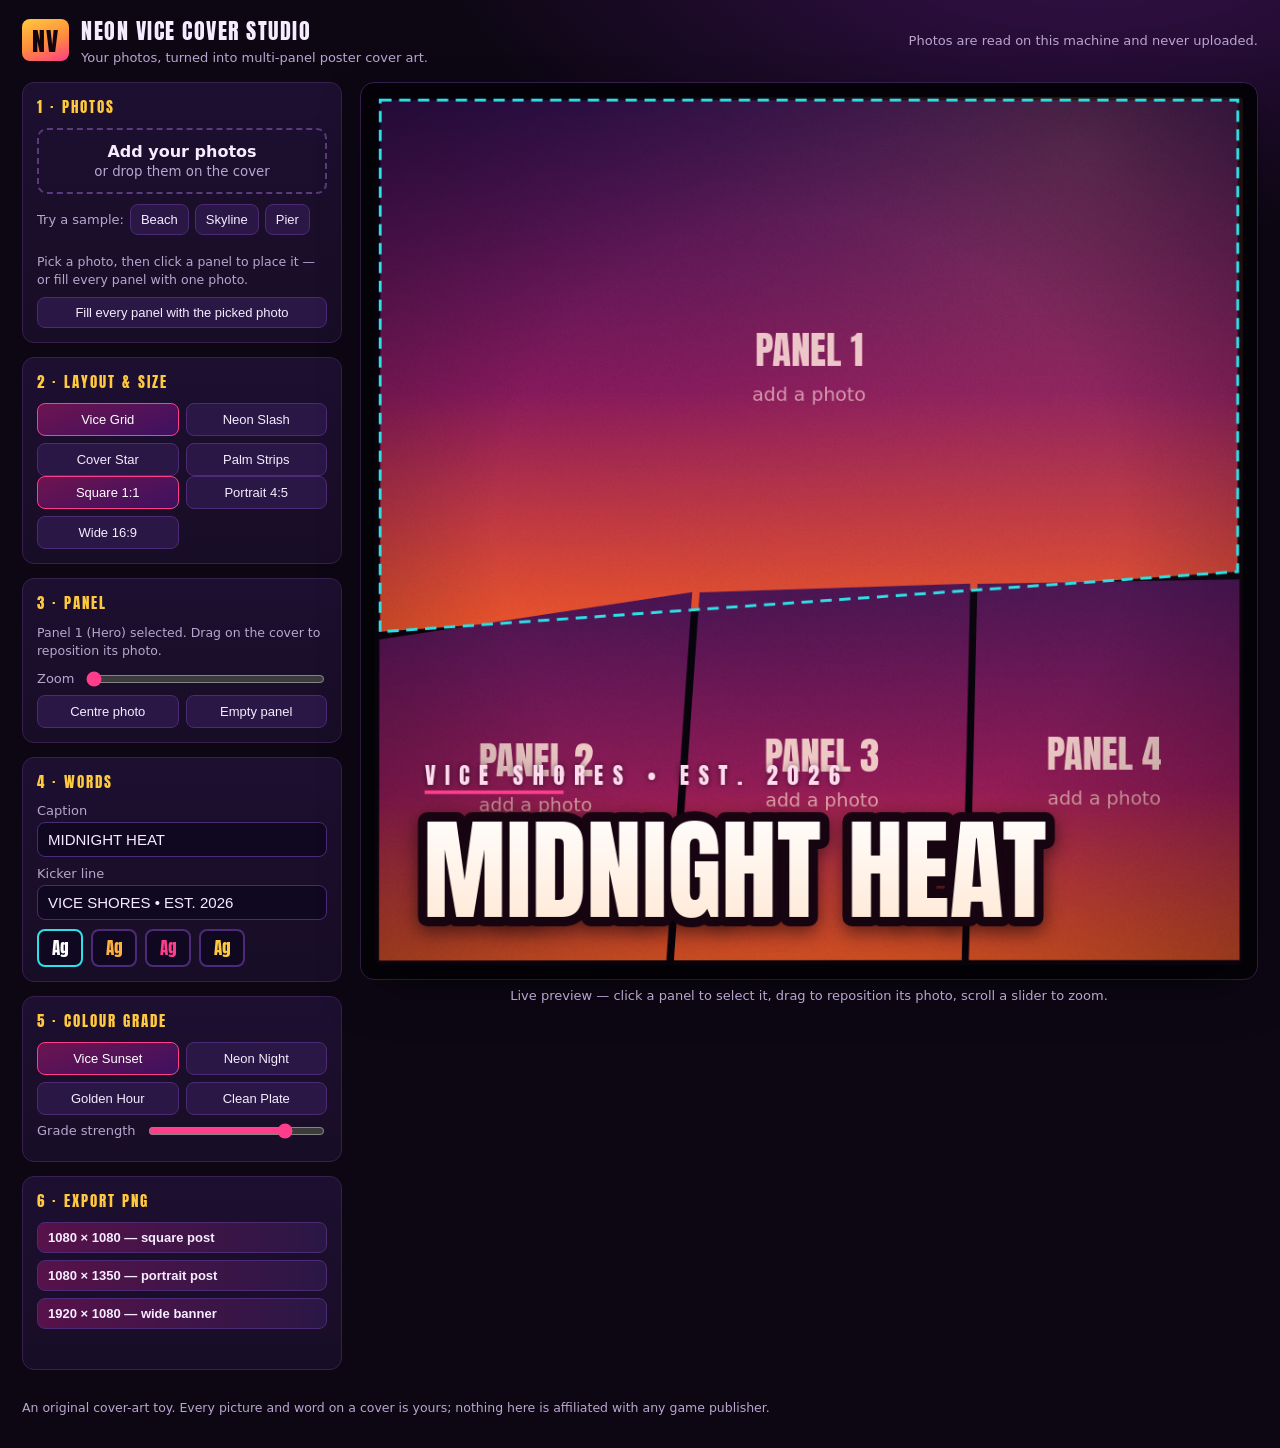
<file: app/index.html>
<!doctype html>
<html lang="en">
<head>
<meta charset="utf-8">
<meta name="viewport" content="width=device-width, initial-scale=1">
<title>Neon Vice Cover Studio — poster cover art from your photos</title>
<link rel="stylesheet" href="./style.css">
</head>
<body>
<header class="topbar">
  <div class="brand">
    <span class="brand-mark" aria-hidden="true">NV</span>
    <span class="brand-words">
      <strong>Neon Vice Cover Studio</strong>
      <small>Your photos, turned into multi-panel poster cover art.</small>
    </span>
  </div>
  <p class="topbar-note">Photos are read on this machine and never uploaded.</p>
</header>

<main class="workspace">
  <aside class="rail" aria-label="Cover controls">
    <section class="control-group">
      <h2>1 · Photos</h2>
      <label class="drop">
        <input id="photo-input" type="file" accept="image/*" multiple>
        <span>Add your photos</span>
        <small>or drop them on the cover</small>
      </label>
      <div class="sample-row">
        <span>Try a sample:</span>
        <button type="button" class="chip" data-sample="beach">Beach</button>
        <button type="button" class="chip" data-sample="skyline">Skyline</button>
        <button type="button" class="chip" data-sample="pier">Pier</button>
      </div>
      <div id="photo-strip" class="photo-strip" aria-label="Loaded photos"></div>
      <p class="hint">Pick a photo, then click a panel to place it — or fill every panel with one photo.</p>
      <button type="button" id="fill-all" class="wide-button">Fill every panel with the picked photo</button>
    </section>

    <section class="control-group">
      <h2>2 · Layout &amp; size</h2>
      <div class="button-grid" id="template-buttons" role="group" aria-label="Panel layout">
        <button type="button" data-template="vice-grid">Vice Grid</button>
        <button type="button" data-template="slash">Neon Slash</button>
        <button type="button" data-template="star">Cover Star</button>
        <button type="button" data-template="strips">Palm Strips</button>
      </div>
      <div class="button-grid" id="aspect-buttons" role="group" aria-label="Post size">
        <button type="button" data-aspect="square">Square 1:1</button>
        <button type="button" data-aspect="portrait">Portrait 4:5</button>
        <button type="button" data-aspect="wide">Wide 16:9</button>
      </div>
    </section>

    <section class="control-group">
      <h2>3 · Panel</h2>
      <p class="hint" id="panel-label">Panel 1 selected. Drag on the cover to reposition its photo.</p>
      <label class="slider-row">Zoom
        <input id="panel-zoom" type="range" min="1" max="3" step="0.01" value="1">
      </label>
      <div class="button-grid">
        <button type="button" id="panel-centre">Centre photo</button>
        <button type="button" id="panel-clear">Empty panel</button>
      </div>
    </section>

    <section class="control-group">
      <h2>4 · Words</h2>
      <label class="field">Caption
        <input id="caption-input" type="text" maxlength="42" value="MIDNIGHT HEAT">
      </label>
      <label class="field">Kicker line
        <input id="kicker-input" type="text" maxlength="48" value="VICE SHORES • EST. 2026">
      </label>
      <div class="swatch-row" id="letter-buttons" role="group" aria-label="Lettering style">
        <button type="button" data-letter="porcelain" class="swatch swatch-porcelain">Ag</button>
        <button type="button" data-letter="sunset" class="swatch swatch-sunset">Ag</button>
        <button type="button" data-letter="neon" class="swatch swatch-neon">Ag</button>
        <button type="button" data-letter="gold" class="swatch swatch-gold">Ag</button>
      </div>
    </section>

    <section class="control-group">
      <h2>5 · Colour grade</h2>
      <div class="button-grid" id="grade-buttons" role="group" aria-label="Colour grade">
        <button type="button" data-grade="sunset">Vice Sunset</button>
        <button type="button" data-grade="neon">Neon Night</button>
        <button type="button" data-grade="golden">Golden Hour</button>
        <button type="button" data-grade="clean">Clean Plate</button>
      </div>
      <label class="slider-row">Grade strength
        <input id="grade-strength" type="range" min="0" max="100" step="1" value="80">
      </label>
    </section>

    <section class="control-group">
      <h2>6 · Export PNG</h2>
      <div class="export-stack">
        <button type="button" class="export-button" data-export="square">1080 × 1080 — square post</button>
        <button type="button" class="export-button" data-export="portrait">1080 × 1350 — portrait post</button>
        <button type="button" class="export-button" data-export="wide">1920 × 1080 — wide banner</button>
      </div>
      <p id="status" class="status" role="status"></p>
    </section>
  </aside>

  <section class="stage-wrap">
    <div class="stage" id="stage">
      <canvas id="cover-canvas" width="1080" height="1080" aria-label="Live cover preview"></canvas>
    </div>
    <p class="stage-note">Live preview — click a panel to select it, drag to reposition its photo, scroll a slider to zoom.</p>
  </section>
</main>

<footer class="foot">
  <p>An original cover-art toy. Every picture and word on a cover is yours; nothing here is affiliated with any game publisher.</p>
</footer>

<script type="module" src="./src/main.js"></script>
</body>
</html>
</file>
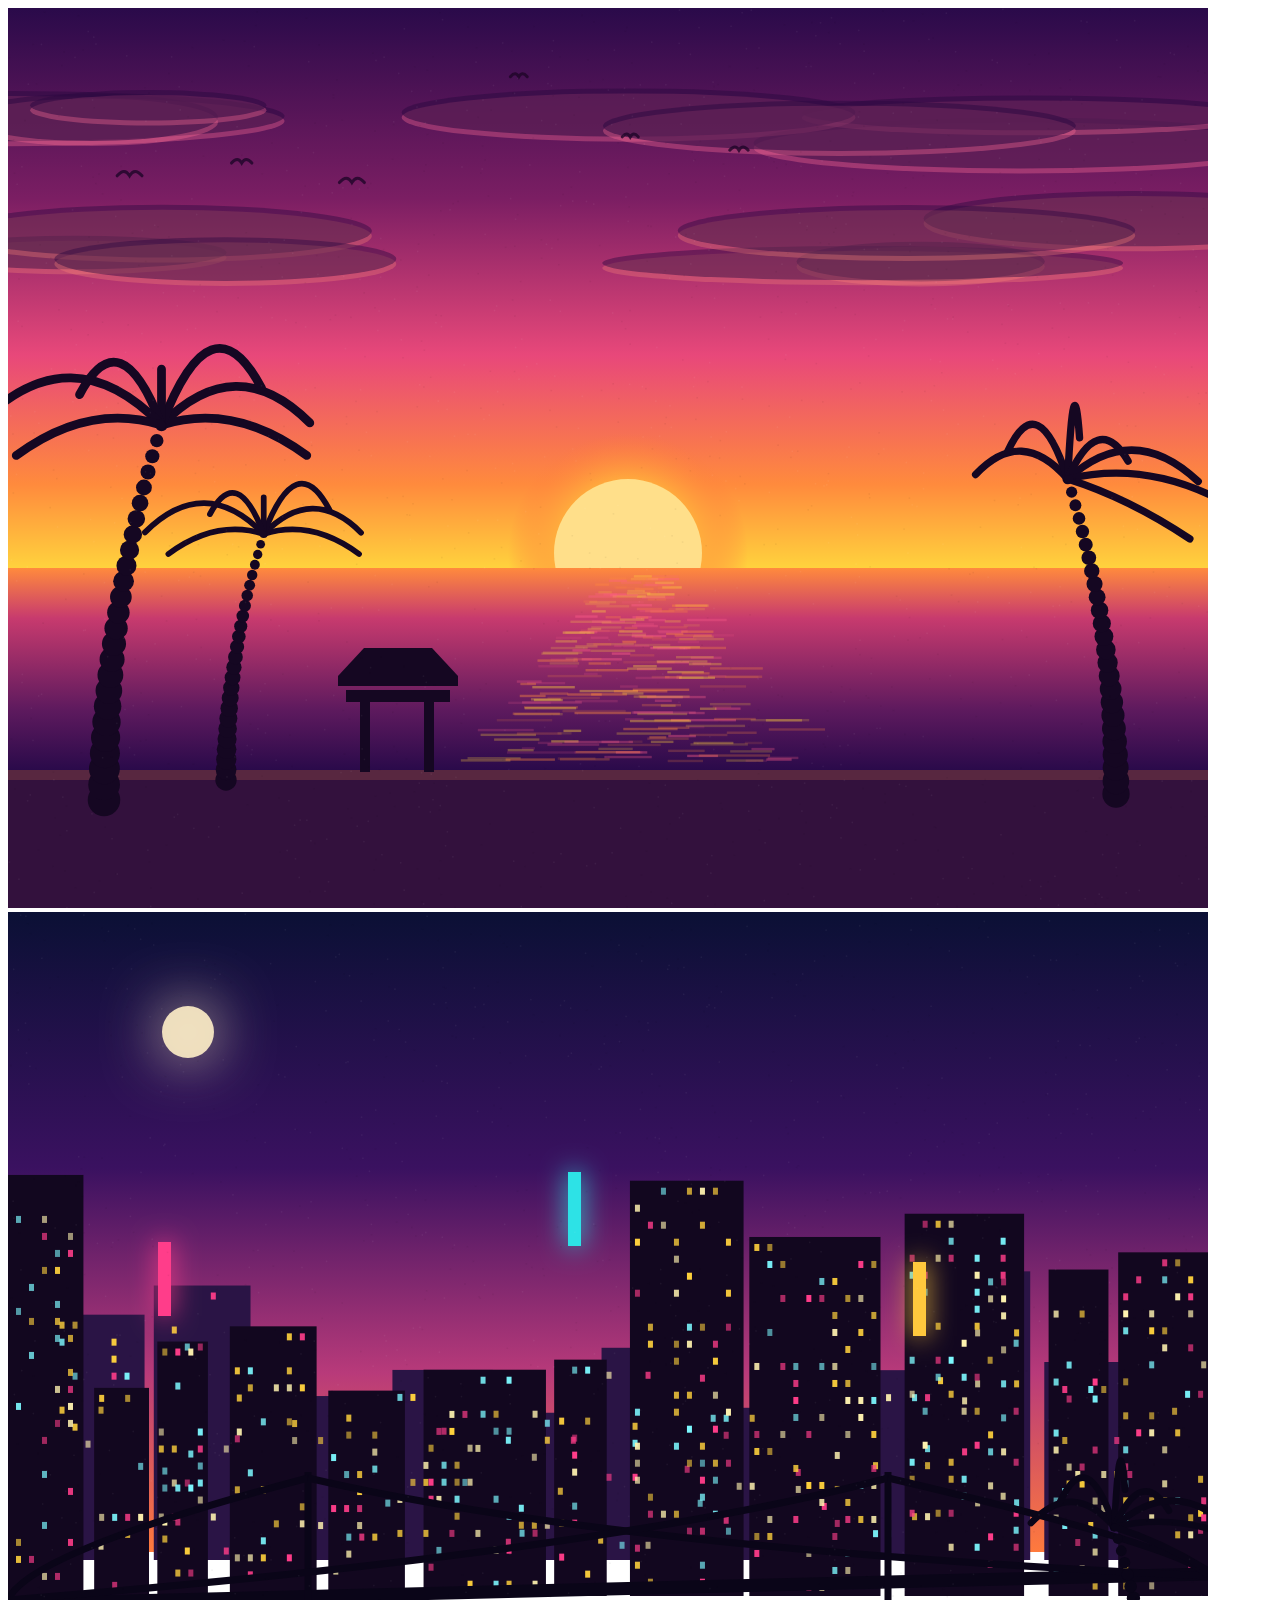
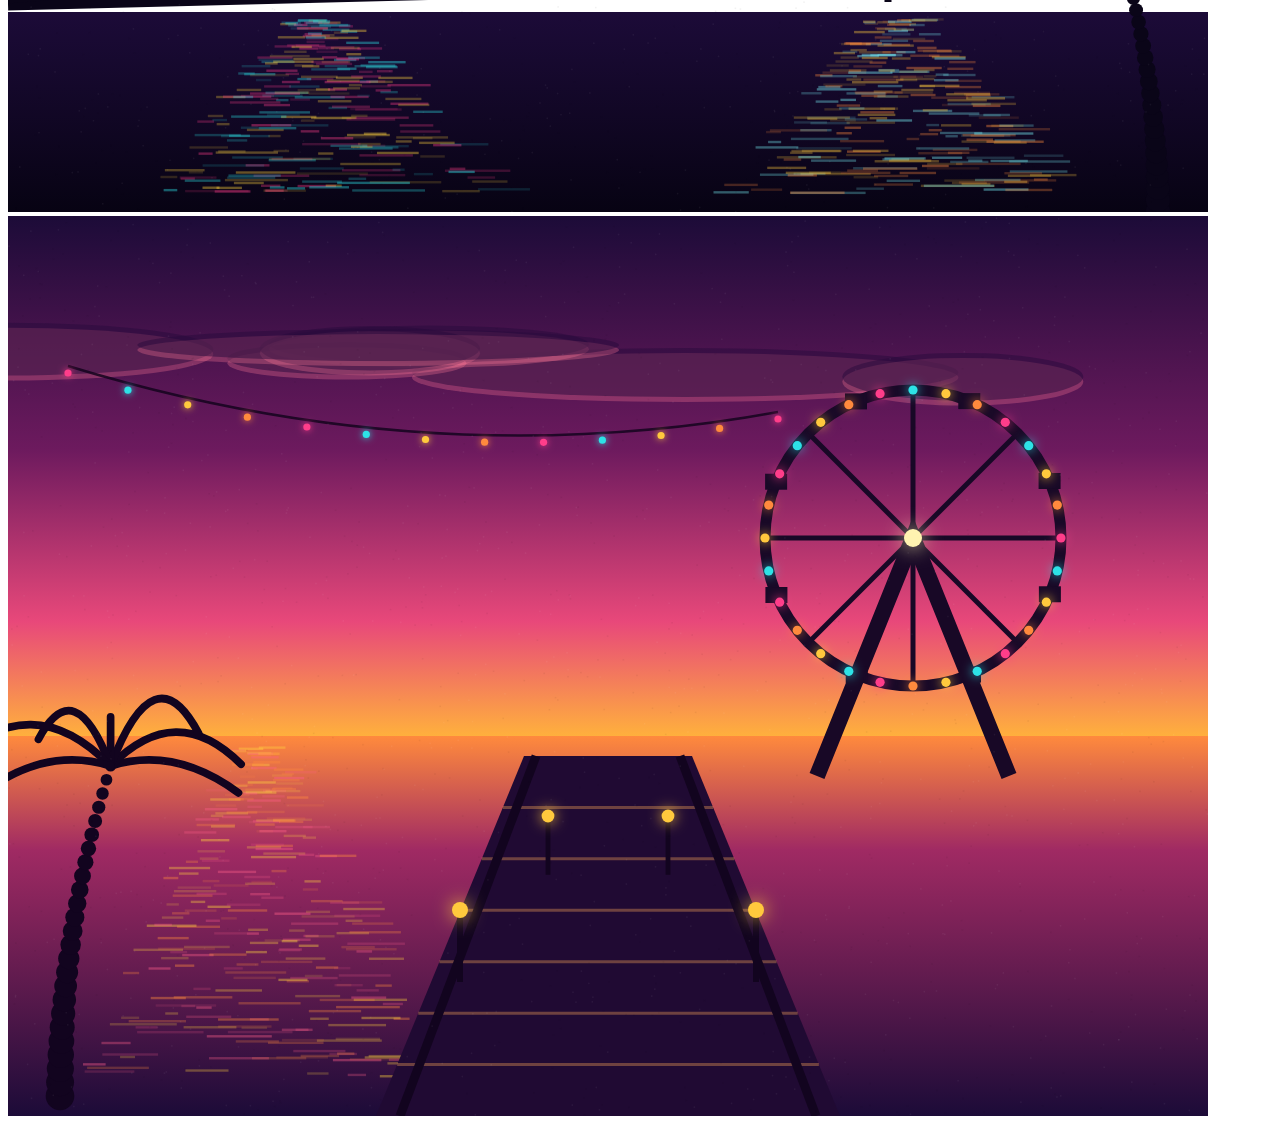
<file: tools/gen-samples.html>
<!doctype html>
<html lang="en">
<head>
<meta charset="utf-8">
<title>Sample scene generator — Neon Vice</title>
</head>
<body>
<canvas id="beach" width="1200" height="900"></canvas>
<canvas id="skyline" width="1200" height="900"></canvas>
<canvas id="pier" width="1200" height="900"></canvas>
<script>
'use strict';
// Procedural sample "photos" for the cover studio: three Vice-style scenes
// drawn with canvas paths — a sunset beach with palms, a neon skyline over
// water, and a boardwalk pier with a lit wheel. No photographs, no artwork
// but this code's own. Results land on window.__samples as JPEG data URLs.

function sky(ctx, w, y0, y1, stops) {
  const g = ctx.createLinearGradient(0, y0, 0, y1);
  for (const [at, colour] of stops) g.addColorStop(at, colour);
  ctx.fillStyle = g;
  ctx.fillRect(0, y0, w, y1 - y0);
}

function glowDot(ctx, x, y, r, colour) {
  ctx.save();
  ctx.shadowColor = colour;
  ctx.shadowBlur = r * 2.2;
  ctx.fillStyle = colour;
  ctx.beginPath();
  ctx.arc(x, y, r, 0, Math.PI * 2);
  ctx.fill();
  ctx.restore();
}

function cloudBank(ctx, rng, y, colour, rim) {
  for (let i = 0; i < 7; i++) {
    const cx = rng() * 1200, cy = y + rng() * 46, rx = 90 + rng() * 190, ry = 13 + rng() * 15;
    ctx.fillStyle = rim;
    ctx.beginPath(); ctx.ellipse(cx, cy + 5, rx, ry, 0, 0, Math.PI * 2); ctx.fill();
    ctx.fillStyle = colour;
    ctx.beginPath(); ctx.ellipse(cx, cy, rx, ry, 0, 0, Math.PI * 2); ctx.fill();
  }
}

function palm(ctx, x, baseY, s, dir, colour) {
  ctx.strokeStyle = colour;
  ctx.fillStyle = colour;
  ctx.lineCap = 'round';
  const lean = dir * 46 * s;
  const topX = x + lean, topY = baseY - 300 * s;
  for (let i = 0; i <= 24; i++) {
    const t = i / 24;
    const px = x + lean * t * t, py = baseY - 300 * s * t;
    ctx.beginPath(); ctx.arc(px, py, (13 - 8 * t) * s, 0, Math.PI * 2); ctx.fill();
  }
  ctx.lineWidth = 7 * s;
  for (let i = 0; i < 7; i++) {
    const a = Math.PI * (0.08 + i * 0.14) + (dir < 0 ? 0.5 : 0);
    const len = (120 + (i % 3) * 34) * s;
    const ex = topX + Math.cos(a) * len * dir, ey = topY - Math.sin(a) * len * 0.55 + len * 0.34;
    ctx.beginPath();
    ctx.moveTo(topX, topY);
    ctx.quadraticCurveTo(topX + Math.cos(a) * len * 0.5 * dir, topY - Math.sin(a) * len * 0.62, ex, ey);
    ctx.stroke();
  }
}

function birds(ctx, rng, colour) {
  ctx.strokeStyle = colour;
  ctx.lineWidth = 3;
  for (let i = 0; i < 6; i++) {
    const x = 120 + rng() * 960, y = 60 + rng() * 150, s = 7 + rng() * 7;
    ctx.beginPath();
    ctx.moveTo(x - s, y);
    ctx.quadraticCurveTo(x - s * 0.4, y - s * 0.7, x, y);
    ctx.quadraticCurveTo(x + s * 0.4, y - s * 0.7, x + s, y);
    ctx.stroke();
  }
}

function shimmer(ctx, rng, cx, y0, y1, colours) {
  for (let i = 0; i < 240; i++) {
    const t = rng();
    const y = y0 + t * (y1 - y0);
    const spread = 26 + t * 150;
    const x = cx + (rng() - 0.5) * 2 * spread;
    ctx.fillStyle = colours[i % colours.length];
    ctx.globalAlpha = 0.12 + rng() * 0.3;
    ctx.fillRect(x, y, 12 + rng() * 46 * (0.4 + t), 2.4);
  }
  ctx.globalAlpha = 1;
}

function grain(ctx, rng, w, h, n, alpha) {
  for (let i = 0; i < n; i++) {
    ctx.fillStyle = rng() > 0.5 ? 'rgba(255,255,255,' + alpha + ')' : 'rgba(0,0,0,' + alpha + ')';
    ctx.fillRect(rng() * w, rng() * h, 1.6, 1.6);
  }
}

function seeded(seed) {
  let s = seed;
  return () => { s = (s * 16807) % 2147483647; return (s - 1) / 2147483646; };
}

function drawBeach(ctx) {
  const rng = seeded(41);
  sky(ctx, 1200, 0, 560, [[0, '#2a0a4a'], [0.34, '#7b1e63'], [0.62, '#e8487a'], [0.85, '#ff8a3d'], [1, '#ffd23d']]);
  cloudBank(ctx, rng, 90, 'rgba(46,10,66,0.55)', 'rgba(255,110,150,0.35)');
  cloudBank(ctx, rng, 210, 'rgba(46,10,66,0.45)', 'rgba(255,140,120,0.3)');
  const sun = ctx.createRadialGradient(620, 545, 8, 620, 545, 120);
  sun.addColorStop(0, '#fff6c8'); sun.addColorStop(0.55, '#ffb03d'); sun.addColorStop(1, 'rgba(255,122,61,0)');
  ctx.fillStyle = sun;
  ctx.fillRect(440, 380, 360, 200);
  ctx.fillStyle = '#ffdf8a';
  ctx.beginPath(); ctx.arc(620, 545, 74, 0, Math.PI * 2); ctx.fill();
  sky(ctx, 1200, 560, 762, [[0, '#ff8a3d'], [0.25, '#c73a6e'], [0.7, '#5e1a5e'], [1, '#2a0a4a']]);
  shimmer(ctx, rng, 620, 566, 752, ['#ffd23d', '#ff8a3d', '#ff5e8a']);
  ctx.fillStyle = '#33113d';
  ctx.fillRect(0, 762, 1200, 138);
  ctx.fillStyle = 'rgba(255,140,80,0.18)';
  ctx.fillRect(0, 762, 1200, 10);
  palm(ctx, 96, 792, 1.25, 1, '#150722');
  palm(ctx, 218, 772, 0.82, 1, '#150722');
  palm(ctx, 1108, 786, 1.05, -1, '#150722');
  ctx.fillStyle = '#150722';
  ctx.fillRect(352, 690, 10, 74); ctx.fillRect(416, 690, 10, 74);
  ctx.fillRect(338, 682, 104, 12); ctx.fillRect(330, 668, 120, 10);
  ctx.beginPath(); ctx.moveTo(330, 668); ctx.lineTo(450, 668); ctx.lineTo(424, 640); ctx.lineTo(356, 640); ctx.fill();
  birds(ctx, rng, 'rgba(30,5,40,0.8)');
  grain(ctx, rng, 1200, 900, 1500, 0.05);
}

function drawSkyline(ctx) {
  const rng = seeded(97);
  sky(ctx, 1200, 0, 640, [[0, '#0b1035'], [0.4, '#3a1160'], [0.72, '#b83a7a'], [1, '#ff7a3d']]);
  glowDot(ctx, 180, 120, 26, 'rgba(255,240,200,0.9)');
  function layer(base, colour, minH, maxH) {
    let x = -10;
    const tops = [];
    while (x < 1210) {
      const bw = 46 + rng() * 90, bh = minH + rng() * (maxH - minH);
      ctx.fillStyle = colour;
      ctx.fillRect(x, base - bh, bw, bh);
      tops.push([x, base - bh, bw, bh]);
      x += bw + 4 + rng() * 22;
    }
    return tops;
  }
  const far = layer(648, '#2a1445', 130, 300);
  const near = layer(684, '#12071f', 190, 430);
  function windows(buildings, density) {
    for (const [x, y, bw, bh] of buildings) {
      const cols = Math.floor(bw / 13), rows = Math.floor(bh / 17);
      for (let c = 0; c < cols; c++) for (let r = 0; r < rows; r++) {
        if (rng() > density) continue;
        const palette = ['#ffd23d', '#7df9ff', '#ff3d8a', '#fff3b0'];
        ctx.fillStyle = palette[Math.floor(rng() * palette.length)];
        ctx.globalAlpha = 0.55 + rng() * 0.45;
        ctx.fillRect(x + 5 + c * 13, y + 7 + r * 17, 5, 7);
      }
    }
    ctx.globalAlpha = 1;
  }
  windows(far, 0.16);
  windows(near, 0.3);
  const signs = [[150, 330, '#ff3d8a'], [560, 260, '#2de2e6'], [905, 350, '#ffc93d']];
  for (const [x, y, colour] of signs) {
    ctx.save();
    ctx.shadowColor = colour; ctx.shadowBlur = 26;
    ctx.fillStyle = colour;
    ctx.fillRect(x, y, 13, 74);
    ctx.restore();
  }
  ctx.strokeStyle = '#0a0518';
  ctx.lineWidth = 13;
  ctx.beginPath(); ctx.moveTo(0, 692); ctx.lineTo(1200, 662); ctx.stroke();
  ctx.lineWidth = 7;
  for (const tx of [300, 880]) {
    ctx.beginPath(); ctx.moveTo(tx, 560); ctx.lineTo(tx, 690); ctx.stroke();
    ctx.beginPath(); ctx.moveTo(tx, 566); ctx.quadraticCurveTo(tx - 280, 640, 0, 688); ctx.stroke();
    ctx.beginPath(); ctx.moveTo(tx, 566); ctx.quadraticCurveTo(tx + 300, 636, 1200, 664); ctx.stroke();
  }
  sky(ctx, 1200, 700, 900, [[0, '#1c0b38'], [1, '#070313']]);
  shimmer(ctx, rng, 300, 706, 880, ['#ffd23d', '#ff3d8a', '#2de2e6']);
  shimmer(ctx, rng, 880, 706, 880, ['#ffc93d', '#ff8a3d', '#7df9ff']);
  palm(ctx, 1150, 900, 0.95, -1, '#0a0518');
  grain(ctx, rng, 1200, 900, 1500, 0.05);
}

function drawPier(ctx) {
  const rng = seeded(63);
  sky(ctx, 1200, 0, 520, [[0, '#1c0b38'], [0.45, '#6d1a5e'], [0.78, '#e8487a'], [1, '#ffb03d']]);
  cloudBank(ctx, rng, 120, 'rgba(40,10,60,0.5)', 'rgba(255,120,150,0.3)');
  sky(ctx, 1200, 520, 900, [[0, '#ff8a3d'], [0.3, '#a02a63'], [1, '#1c0b38']]);
  shimmer(ctx, rng, 240, 530, 860, ['#ffd23d', '#ff8a3d', '#ff5e8a']);
  const cx = 905, cy = 322, r = 148;
  ctx.strokeStyle = '#180826';
  ctx.lineWidth = 16;
  ctx.beginPath(); ctx.moveTo(cx - 96, 560); ctx.lineTo(cx, cy); ctx.lineTo(cx + 96, 560); ctx.stroke();
  ctx.lineWidth = 11;
  ctx.beginPath(); ctx.arc(cx, cy, r, 0, Math.PI * 2); ctx.stroke();
  ctx.lineWidth = 5;
  for (let i = 0; i < 8; i++) {
    const a = (i / 8) * Math.PI * 2;
    ctx.beginPath(); ctx.moveTo(cx, cy); ctx.lineTo(cx + Math.cos(a) * r, cy + Math.sin(a) * r); ctx.stroke();
    ctx.fillStyle = '#180826';
    ctx.fillRect(cx + Math.cos(a + 0.39) * r - 11, cy + Math.sin(a + 0.39) * r - 8, 22, 16);
  }
  const bulbColours = ['#ff3d8a', '#2de2e6', '#ffc93d', '#ff8a3d'];
  for (let i = 0; i < 28; i++) {
    const a = (i / 28) * Math.PI * 2;
    glowDot(ctx, cx + Math.cos(a) * r, cy + Math.sin(a) * r, 4.6, bulbColours[i % 4]);
  }
  glowDot(ctx, cx, cy, 9, '#fff3b0');
  ctx.fillStyle = '#200a33';
  ctx.beginPath();
  ctx.moveTo(368, 900); ctx.lineTo(832, 900); ctx.lineTo(684, 540); ctx.lineTo(516, 540); ctx.closePath(); ctx.fill();
  ctx.strokeStyle = 'rgba(255,170,90,0.35)';
  ctx.lineWidth = 3;
  for (let i = 1; i < 7; i++) {
    const t = i / 7, y = 900 - t * 360;
    ctx.beginPath(); ctx.moveTo(368 + (516 - 368) * t, y); ctx.lineTo(832 - (832 - 684) * t, y); ctx.stroke();
  }
  ctx.strokeStyle = '#12041f';
  ctx.lineWidth = 9;
  ctx.beginPath(); ctx.moveTo(392, 900); ctx.lineTo(528, 540); ctx.stroke();
  ctx.beginPath(); ctx.moveTo(808, 900); ctx.lineTo(672, 540); ctx.stroke();
  for (const [lx, ly, s] of [[452, 700, 1], [540, 606, 0.8], [748, 700, 1], [660, 606, 0.8]]) {
    ctx.strokeStyle = '#12041f';
    ctx.lineWidth = 6 * s;
    ctx.beginPath(); ctx.moveTo(lx, ly + 66 * s); ctx.lineTo(lx, ly); ctx.stroke();
    glowDot(ctx, lx, ly - 6, 8 * s, '#ffc93d');
  }
  ctx.strokeStyle = 'rgba(20,4,30,0.85)';
  ctx.lineWidth = 2.4;
  ctx.beginPath(); ctx.moveTo(60, 150); ctx.quadraticCurveTo(420, 260, 770, 196); ctx.stroke();
  for (let i = 0; i <= 12; i++) {
    const t = i / 12;
    const x = (1 - t) * (1 - t) * 60 + 2 * (1 - t) * t * 420 + t * t * 770;
    const y = (1 - t) * (1 - t) * 150 + 2 * (1 - t) * t * 260 + t * t * 196;
    glowDot(ctx, x, y + 7, 3.6, bulbColours[i % 4]);
  }
  palm(ctx, 52, 880, 1.1, 1, '#12041f');
  grain(ctx, rng, 1200, 900, 1500, 0.05);
}

const painters = { beach: drawBeach, skyline: drawSkyline, pier: drawPier };
window.__samples = {};
for (const [name, paint] of Object.entries(painters)) {
  const canvas = document.getElementById(name);
  paint(canvas.getContext('2d'));
  window.__samples[name] = canvas.toDataURL('image/jpeg', 0.88);
}
window.__samplesReady = true;
</script>
</body>
</html>
</file>
<file: app/style.css>
/* Neon Vice Cover Studio — editor theme: near-black violet room, neon pink and
   sunset orange accents, Anton for the brand and the cover lettering. */

@font-face {
  font-family: "Anton";
  src: url("./fonts/anton.woff2") format("woff2");
  font-weight: 400;
  font-style: normal;
  font-display: swap;
}

:root {
  --room: #0d0714;
  --panel: #180d26;
  --panel-edge: #37204f;
  --ink: #f6ecff;
  --ink-dim: #b9a6cf;
  --pink: #ff3d8a;
  --orange: #ff8a3d;
  --teal: #2de2e6;
  --gold: #ffc93d;
}

* { box-sizing: border-box; }

body {
  margin: 0;
  background: radial-gradient(1200px 600px at 85% -10%, #3a1150 0%, var(--room) 55%) fixed, var(--room);
  color: var(--ink);
  font-family: "Segoe UI", system-ui, -apple-system, sans-serif;
}

.topbar {
  display: flex;
  align-items: center;
  justify-content: space-between;
  gap: 16px;
  padding: 14px 22px 10px;
}

.brand { display: flex; align-items: center; gap: 12px; }

.brand-mark {
  font-family: "Anton", sans-serif;
  font-size: 26px;
  line-height: 1;
  color: #14060f;
  background: linear-gradient(160deg, var(--gold), var(--orange) 55%, var(--pink));
  padding: 9px 10px 7px;
  border-radius: 8px;
  letter-spacing: 1px;
}

.brand-words strong {
  display: block;
  font-family: "Anton", sans-serif;
  font-weight: 400;
  font-size: 22px;
  letter-spacing: 1.5px;
  text-transform: uppercase;
}

.brand-words small { color: var(--ink-dim); font-size: 13px; }
.topbar-note { color: var(--ink-dim); font-size: 13px; margin: 0; }

.workspace {
  display: grid;
  grid-template-columns: 320px 1fr;
  gap: 18px;
  padding: 6px 22px 18px;
  align-items: start;
}

.rail { display: flex; flex-direction: column; gap: 14px; }

.control-group {
  background: linear-gradient(180deg, #1d0f30, var(--panel));
  border: 1px solid var(--panel-edge);
  border-radius: 12px;
  padding: 12px 14px 14px;
}

.control-group h2 {
  margin: 0 0 10px;
  font-family: "Anton", sans-serif;
  font-weight: 400;
  font-size: 15px;
  letter-spacing: 2px;
  text-transform: uppercase;
  color: var(--gold);
}

.drop {
  display: block;
  border: 2px dashed #5b3a7d;
  border-radius: 10px;
  padding: 12px;
  text-align: center;
  cursor: pointer;
  color: var(--ink);
}

.drop:hover { border-color: var(--pink); }
.drop input { display: none; }
.drop span { display: block; font-weight: 700; }
.drop small { color: var(--ink-dim); }

.sample-row { display: flex; align-items: center; gap: 6px; margin-top: 10px; font-size: 13px; color: var(--ink-dim); }

.chip, .button-grid button, .wide-button, .export-button {
  background: #2a1745;
  color: var(--ink);
  border: 1px solid #4c2a75;
  border-radius: 8px;
  padding: 7px 10px;
  font-size: 13px;
  cursor: pointer;
}

.chip:hover, .button-grid button:hover, .wide-button:hover, .export-button:hover { border-color: var(--teal); }
.button-grid button[aria-pressed="true"], .chip[aria-pressed="true"] {
  background: linear-gradient(160deg, #6d1450, #3d1160);
  border-color: var(--pink);
  color: #fff;
}

.photo-strip { display: flex; gap: 8px; flex-wrap: wrap; margin-top: 10px; }
.photo-strip figure {
  margin: 0;
  width: 62px;
  cursor: pointer;
  border: 2px solid transparent;
  border-radius: 8px;
  overflow: hidden;
  line-height: 0;
}
.photo-strip figure img { width: 100%; height: 46px; object-fit: cover; }
.photo-strip figure.picked { border-color: var(--teal); }
.photo-strip figure figcaption { line-height: 1.25; font-size: 10px; color: var(--ink-dim); padding: 2px 3px; white-space: nowrap; overflow: hidden; text-overflow: ellipsis; }

.hint { color: var(--ink-dim); font-size: 12.5px; line-height: 1.45; margin: 8px 0; }
.wide-button { width: 100%; }

.button-grid { display: grid; grid-template-columns: 1fr 1fr; gap: 7px; }
.button-grid button { padding: 8px 6px; }

.field { display: block; font-size: 13px; color: var(--ink-dim); margin-bottom: 9px; }
.field input {
  display: block;
  width: 100%;
  margin-top: 4px;
  background: #0f0820;
  border: 1px solid #4c2a75;
  border-radius: 8px;
  color: var(--ink);
  padding: 8px 10px;
  font-size: 15px;
}
.field input:focus { outline: 2px solid var(--pink); outline-offset: 0; }

.slider-row { display: flex; align-items: center; gap: 10px; font-size: 13px; color: var(--ink-dim); margin: 6px 0; }
.slider-row input { flex: 1; accent-color: var(--pink); }

.swatch-row { display: flex; gap: 8px; }
.swatch {
  width: 46px; height: 38px;
  font-family: "Anton", sans-serif;
  font-size: 17px;
  border-radius: 8px;
  border: 2px solid #4c2a75;
  background: #0f0820;
  cursor: pointer;
}
.swatch[aria-pressed="true"] { border-color: var(--teal); }
.swatch-porcelain { color: #ffffff; }
.swatch-sunset { color: #ffb03d; }
.swatch-neon { color: #ff3d8a; }
.swatch-gold { color: #ffc93d; }

.export-stack { display: flex; flex-direction: column; gap: 7px; }
.export-button {
  text-align: left;
  font-weight: 700;
  background: linear-gradient(90deg, #57124a, #2a1745);
}
.status { min-height: 18px; color: var(--teal); font-size: 13px; margin: 8px 0 0; }

.stage-wrap { display: flex; flex-direction: column; align-items: center; gap: 8px; }
.stage {
  background: #050309;
  border: 1px solid var(--panel-edge);
  border-radius: 14px;
  padding: 14px;
  max-width: min(100%, 980px);
}
.stage canvas {
  display: block;
  max-width: 100%;
  height: auto;
  border-radius: 4px;
  box-shadow: 0 18px 50px rgba(0, 0, 0, 0.6);
  touch-action: none;
  cursor: grab;
}
.stage-note { color: var(--ink-dim); font-size: 13px; margin: 0; }

.foot { padding: 0 22px 20px; color: var(--ink-dim); font-size: 12.5px; }

@media (max-width: 900px) {
  .workspace { grid-template-columns: 1fr; }
}

/* Screenshot mode: ?shot=cover shows the cover alone, edge to edge. */
body.shot-cover .topbar,
body.shot-cover .rail,
body.shot-cover .stage-note,
body.shot-cover .foot { display: none; }
body.shot-cover .workspace { display: block; padding: 0; }
body.shot-cover .stage { border: 0; border-radius: 0; padding: 0; max-width: none; background: none; }
body.shot-cover .stage canvas { width: 100vw; height: 100vh; object-fit: contain; border-radius: 0; box-shadow: none; background: #050309; }

/* Screenshot mode: ?shot=editor keeps the whole studio, sized to the frame. */
body.shot-editor .workspace { padding-top: 2px; }
</file>
